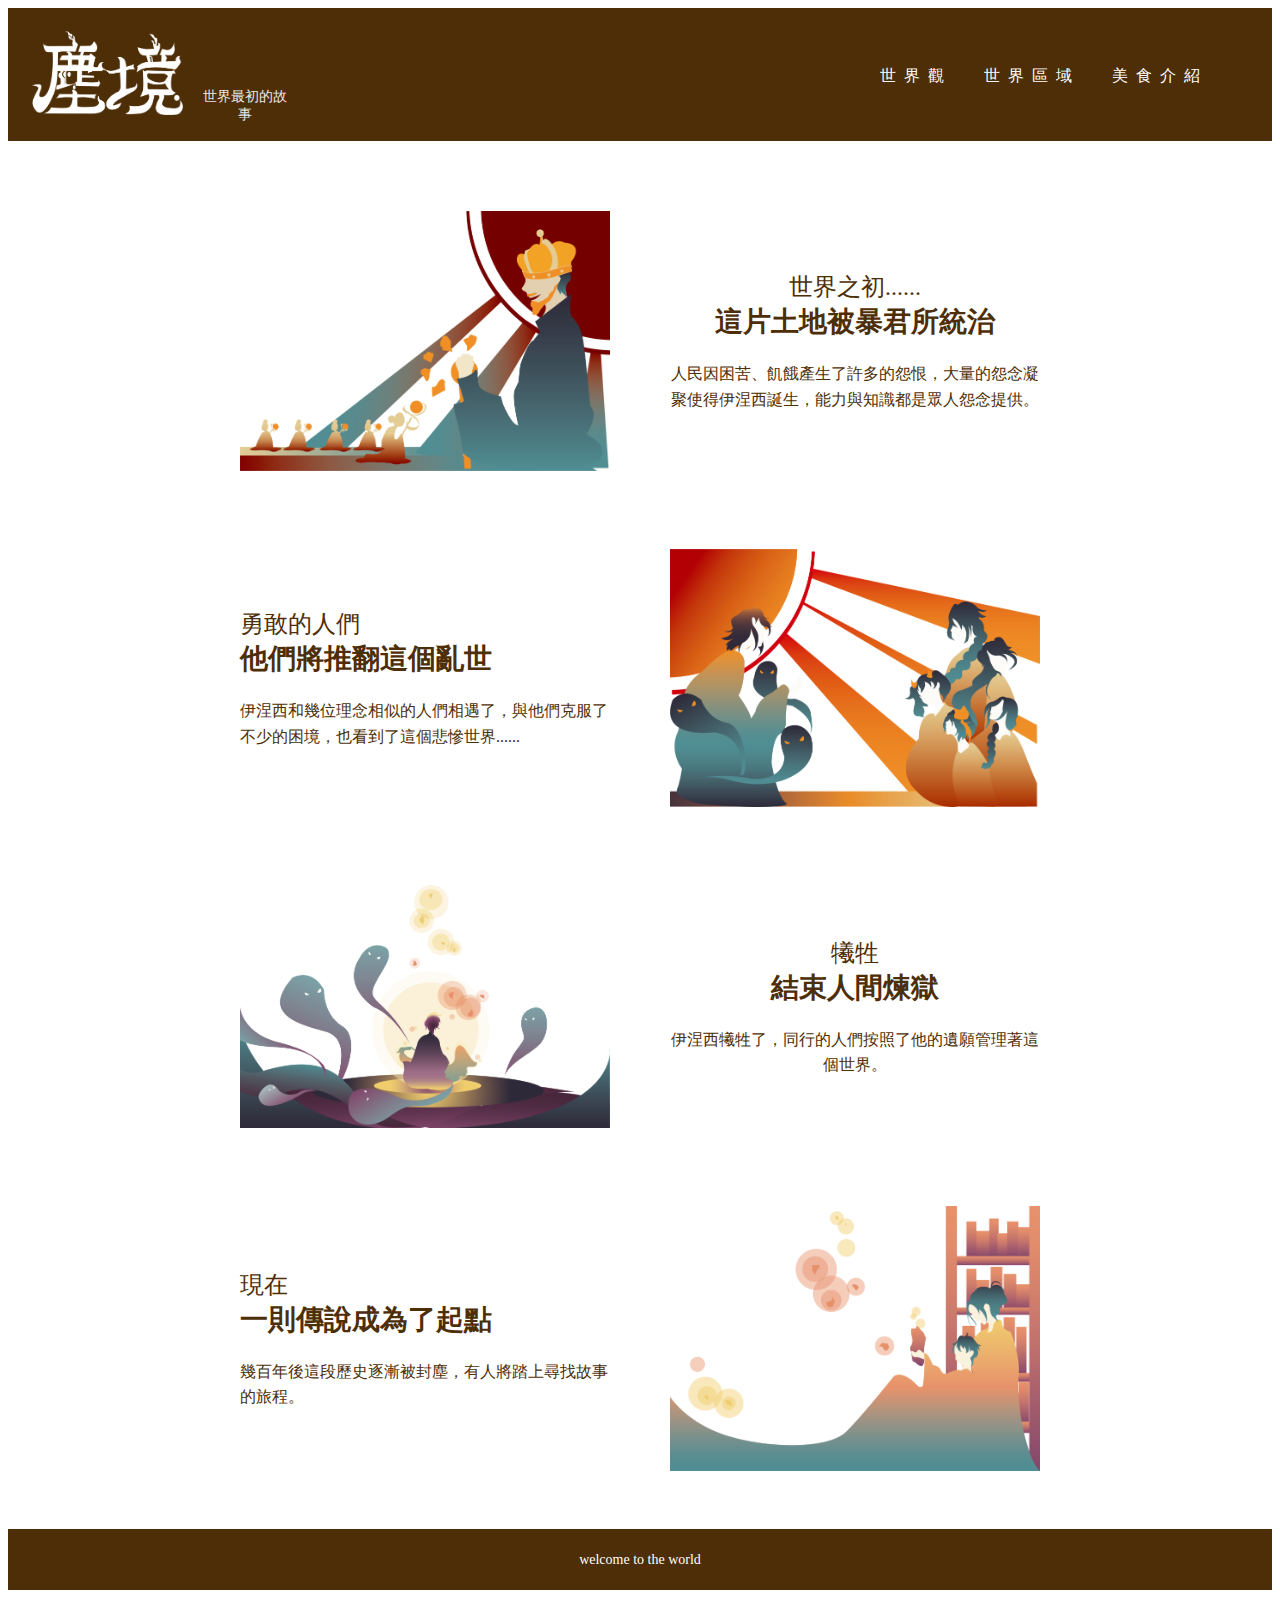
<file: midterm web assignment/index.html>
<!DOCTYPE html>
<html>
    <head>
        <meta charset="utf-8">
        <title>塵境 | 世界觀</title>
        <link rel="stylesheet" href="">
        <link rel="stylesheet" href="">
        <link rel="preconnect" href="https://fonts.googleapis.com">
        <link rel="preconnect" href="https://fonts.gstatic.com" crossorigin>
        <link href="https://fonts.googleapis.com/css2?family=Noto+Sans:ital,wght@0,100..900;1,100..900&display=swap" rel="stylesheet">
        <link rel="stylesheet" href="./CSS/styles.css">

    </head>


    <body>
        <div class="allweb">
            <header>
                <div class="title">
                    <div class="flex-container">
                        <div class="logo">
                            <a href="index.html">
                                <img class="headerLogo" src="./images/塵境標準字52X30CM.png">
                            </a>
                        </div>
                        <div class="description12">世界最初的故事</div>
                        <div class="tabBar">
                            <a href="index.html" class="note">世界觀</a>
                            <a href="region.html" class="note">世界區域</a>
                            <a href="characters.html" class="note">美食介紹</a>
                        </div>
                        
                    </div>
                </div>
                
            </header>
            <main>
                <!-- First Section (Image on Left, Text on Right) -->
                <div class="content">
                  <div class="left-column">
                    <img src="./images/塵境插畫1.png" alt="story1" class="story1image">
                    <p class="car-caption"></p>
                  </div>
                  <div class="right-column">
                    <h2>世界之初...... <span>這片土地被暴君所統治</span></h2>
                    <p class="description">
                        人民因困苦、飢餓產生了許多的怨恨，大量的怨念凝聚使得伊涅西誕生，能力與知識都是眾人怨念提供。
                    </p>
                  </div>
                </div>
            
                <!-- Second Section (Text on Left, Image on Right) -->
                <div class="content image-right">
                  <div class="left-column">
                    <h2>勇敢的人們 <span>他們將推翻這個亂世</span></h2>
                    <p class="description">
                        伊涅西和幾位理念相似的人們相遇了，與他們克服了不少的困境，也看到了這個悲慘世界......
                    </p>
                  </div>
                  <div class="right-column">
                    <img src="./images/塵境插畫2.png" alt="story2image" class="story1image">
                    <p class="car-caption"></p>
                  </div>
                </div>
                
                <div class="content">
                    <div class="left-column">
                      <img src="./images/塵境插畫3111.png" alt="story3image" class="story1image">
                      <p class="car-caption"></p>
                    </div>
                    <div class="right-column">
                      <h2>犧牲 <span>結束人間煉獄</span></h2>
                      <p class="description">
                        伊涅西犧牲了，同行的人們按照了他的遺願管理著這個世界。
                      </p>
                    </div>
                  </div>

                  <!-- Second Section (Text on Left, Image on Right) -->
                <div class="content image-right">
                    <div class="left-column">
                      <h2>現在<span>一則傳說成為了起點</span></h2>
                      <p class="description">
                        幾百年後這段歷史逐漸被封塵，有人將踏上尋找故事的旅程。
                      </p>
                    </div>
                    <div class="right-column">
                      <img src="./images/塵境插畫4.png" alt="story4image" class="story1image">
                      <p class="car-caption"></p>
                    </div>
                  </div>
              </main>

            <footer>
                <p>welcome to the world</p>
            </footer>
        </div>
    </body>
</html>
</file>
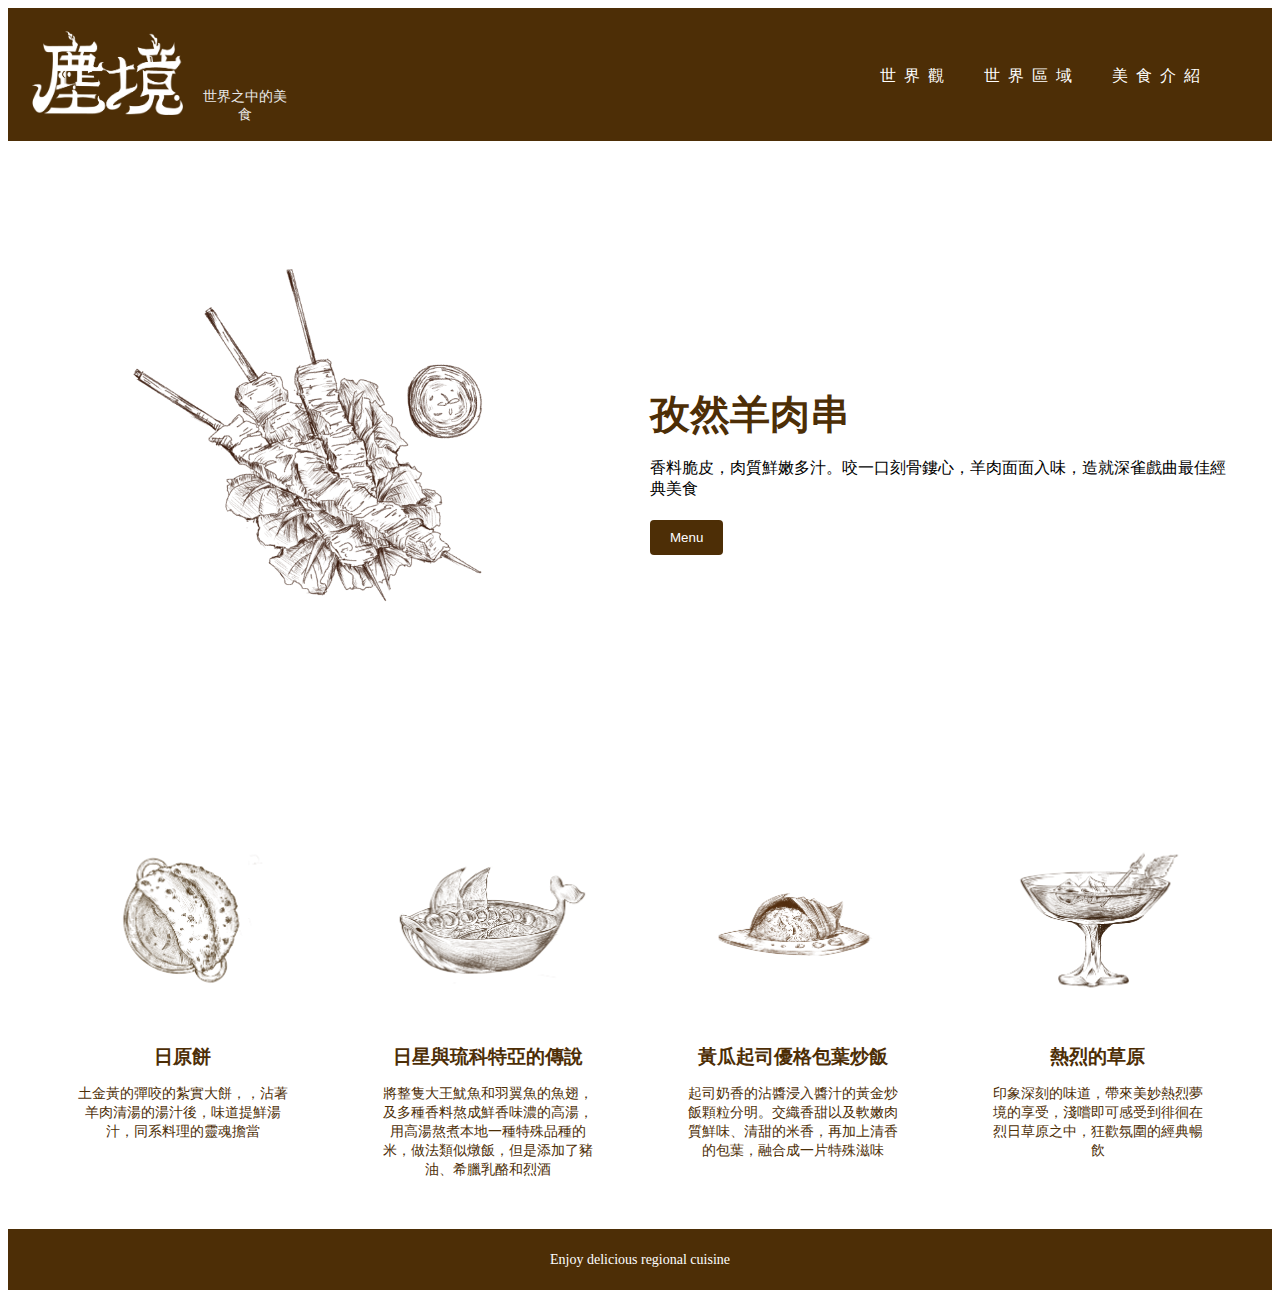
<file: midterm web assignment/characters.html>
<!DOCTYPE html>
<html>
    <head>
        <meta charset="UTF-8" />
        <title>塵境 | 美食介紹</title>
        <link rel="stylesheet" href="">
        <link rel="stylesheet" href="">
        <link rel="preconnect" href="https://fonts.googleapis.com">
        <link rel="preconnect" href="https://fonts.gstatic.com" crossorigin>
        <link href="https://fonts.googleapis.com/css2?family=Noto+Sans:ital,wght@0,100..900;1,100..900&display=swap" rel="stylesheet">
        <link rel="stylesheet" href="./CSS/charactersStyles.css">
    </head>

    <body>
        <header>

            <div class="title">
                <div class="flex-container">

                    <div class="logo">
                        <a href="index.html">
                            <img class="headerLogo" src="./images/塵境標準字52X30CM.png">
                        </a>
                    </div>
                    <div class="description">世界之中的美食</div>
                    <div class="tabBar">
                        <a href="index.html" class="note">世界觀</a>
                        <a href="region.html" class="note">世界區域</a>
                        <a href="characters.html" class="note">美食介紹</a>
                    </div>

                </div>
            </div>

        </header>
        <div class="allFood">

            <section class="intro">
                <div class="intro-image">
                    <img src="./images/孜然羊肉串.png" alt="孜然羊肉串">
                </div>
                <div class="intro-text">
                    <h1>孜然羊肉串</h1>
                    <p>香料脆皮，肉質鮮嫩多汁。咬一口刻骨鏤心，羊肉面面入味，造就深雀戲曲最佳經典美食</p>
                    <button>Menu</button>
                </div>
            </section>
            <section class="main-dishes">
                <div class="dish-card">
                    <img src="./images/日原餅.png" alt="日原餅">
                    <h3>日原餅</h3>
                    <p>土金黃的彈咬的紮實大餅，，沾著羊肉清湯的湯汁後，味道提鮮湯汁，同系料理的靈魂擔當</p>
                </div>
                
                <div class="dish-card">
                    <img src="./images/傳說.png" alt="金色傳說">
                    <h3>日星與琉科特亞的傳說</h3>
                    <p>將整隻大王魷魚和羽翼魚的魚翅，及多種香料熬成鮮香味濃的高湯，用高湯熬煮本地一種特殊品種的米，做法類似燉飯，但是添加了豬油、希臘乳酪和烈酒</p>
                </div>
                
                <div class="dish-card">
                    <img src="./images/包荷葉炒飯.png" alt="黃瓜起司優格包葉炒飯">
                    <h3>黃瓜起司優格包葉炒飯</h3>
                    <p>起司奶香的沾醬浸入醬汁的黃金炒飯顆粒分明。交織香甜以及軟嫩肉質鮮味、清甜的米香，再加上清香的包葉，融合成一片特殊滋味</p>
                </div>
                
                <div class="dish-card">
                    <img src="./images/熱烈的草原.png" alt="熱烈的草原">
                    <h3>熱烈的草原</h3>
                    <p>印象深刻的味道，帶來美妙熱烈夢境的享受，淺嚐即可感受到徘徊在烈日草原之中，狂歡氛圍的經典暢飲</p>
                </div>
            </section>
            

        </div> 
    </body>

    <footer>
        <p>Enjoy delicious regional cuisine</p>
    </footer>

</html>
</file>
<file: midterm web assignment/CSS/styles.css>
.headerLogo {
    width: 160px;
}
body{
  background-color: #ffffff;
}
.title {
    justify-content: space-between;
    height: 92px;
    
}
.description12 {
    font-size: 14px;
    color: #e9e9e9; /* Adjust color to match your design */
    margin-left: 10px; /* Space between title and description */
    align-self: flex-end; /* Align description to the bottom */
}
.tabBar {
    height: 100%;
    width: 80%;
    text-align: right;
    margin-right: 20px;
    padding: 4px;
    letter-spacing: 0.5rem;

}
.flex-container {
    display: flex;
    justify-content: space-between;
    align-items: center;
  }
a{
    text-decoration: none;
}
.note {
    margin-right: 20px;
    color: #ffffff;
}
header{
    padding: 20px 20px 20px 20px;
    top: 0;
    left: 0;
    width: 100%; /* 滿寬 */
    z-index: 1000;
    box-sizing: border-box; /* 確保內邊距不影響寬度 */
    text-align: center;
    background-color: #4d2e06;
    border-bottom: 1px solid #4d2e061a;
}

main {
    display: flex;
    flex-direction: column;
    align-items: center;
    margin-top: 50px;
  }
  
  .content {
    display: flex;
    max-width: 800px;
    margin-bottom: 40px;
    align-items: center; /* Center aligns items vertically */
    justify-content: center; /* Center aligns items horizontally, if desired */
  }
  
  /* Add spacing between columns */
  .left-column {
    flex: 1;
    padding-right: 30px; /* Increase padding to create more distance */
    text-align: left;
    color: #4d2e06;
  }
  
  .right-column {
    flex: 1;
    padding-left: 30px; /* Increase padding to create more distance */
    text-align: center;
    color: #4d2e06;
  }
  
  .story1image {
    max-width: 100%;
    height: auto;
    margin-top: 20px;
  }
  
  .car-caption {
    font-size: 14px;
    margin-top: 10px;
  }
  
  h2 {
    font-size: 24px;
    font-weight: normal;
    margin: 20px 0;
    color: #4d2e06;
  }
  
  h2 span {
    font-weight: bold;
    font-size: 28px;
    display: block;
  }
  
  .description {
    font-size: 16px;
    line-height: 1.6;
    margin-top: 20px;
    color: #4d2e06;
  }
  
  /* New styles for image on right and text on left */
  .image-right {
    flex-direction: row;
  }

  footer {
    display: flex;
    height: 60px;
    width: 100%;
    align-items: center;
    justify-content: center;
    font-size: 14px;
    color: #ffffff;
    border-top: 1px solid #4d2e061a;
    background-color: #4d2e06;
}
</file>
<file: midterm web assignment/CSS/charactersStyles.css>
.headerLogo {
    width: 160px;
}
body{
    background-color: #ffffff;
}
.title {
    justify-content: space-between;
    height: 92px;
    
}
.description {
    font-size: 14px;
    color: #e9e9e9; /* Adjust color to match your design */
    margin-left: 10px; /* Space between title and description */
    align-self: flex-end; /* Align description to the bottom */
}
.tabBar {
    height: 100%;
    width: 80%;
    text-align: right;
    margin-right: 20px;
    padding: 4px;
    letter-spacing: 0.5rem;

}
.flex-container {
    display: flex;
    justify-content: space-between;
    align-items: center;
  }
a{
    text-decoration: none;
}
.note {
    margin-right: 20px;
    color: #ffffff;
}
header{
    padding: 20px 20px 20px 20px;
    top: 0;
    left: 0;
    width: 100%; /* 滿寬 */
    z-index: 1000;
    box-sizing: border-box; /* 確保內邊距不影響寬度 */
    text-align: center;
    background-color: #4d2e06;
    border-bottom: 1px solid #4d2e061a;
}
.allFood{
    max-width: 1200px;
    margin: 0 auto;
    padding: 20px;
}
.container {
    max-width: 1200px;
    margin: 0 auto;
    padding: 20px;
}

/* Intro Section */
.intro {
    display: flex;
    align-items: center;
    justify-content: space-between;
    margin-bottom: 40px;
}

.intro-image {
    flex: 1;
    max-width: 50%;
}

.intro-image img {
    width: 100%;
    border-radius: 8px;
}

.intro-text {
    flex: 1;
    max-width: 50%;
    padding-left: 20px;
    text-align: left;
}

.intro-text h1 {
    font-size: 2.5rem;
    color: #4d2e06;
    margin-bottom: 10px;
}

.intro-text p {
    font-size: 1rem;
    margin-bottom: 20px;
}

.intro-text button {
    background-color: #4d2e06;
    color: #ffffff;
    padding: 10px 20px;
    border: none;
    border-radius: 4px;
    cursor: pointer;
}

.intro-text button:hover {
    background-color: #4d2e06;
}

/* Main Dishes Section */
.main-dishes {
    display: flex;
    justify-content: space-around;
    flex-wrap: wrap;
    gap: 20px;
}

.dish-card {
    width: 220px;
    border-radius: 8px;
    padding: 15px;
    text-align: center;
    transition: transform 0.3s;
}

.dish-card:hover {
    transform: scale(1.05);
}

.dish-card img {
    width: 100%;
    height: auto;
    border-radius: 8px;
}

.dish-card h3 {
    font-size: 1.2rem;
    color: #4d2e06;
    margin: 10px 0;
}

.dish-card p {
    font-size: 0.9rem;
    color: #4d2e06;
}

footer {
    display: flex;
    height: 60px;
    width: 100%;
    align-items: center;
    justify-content: center;
    font-size: 14px;
    color: #ffffff;
    border-top: 1px solid #4d2e061a;
    background-color: #4d2e06;
}
</file>
